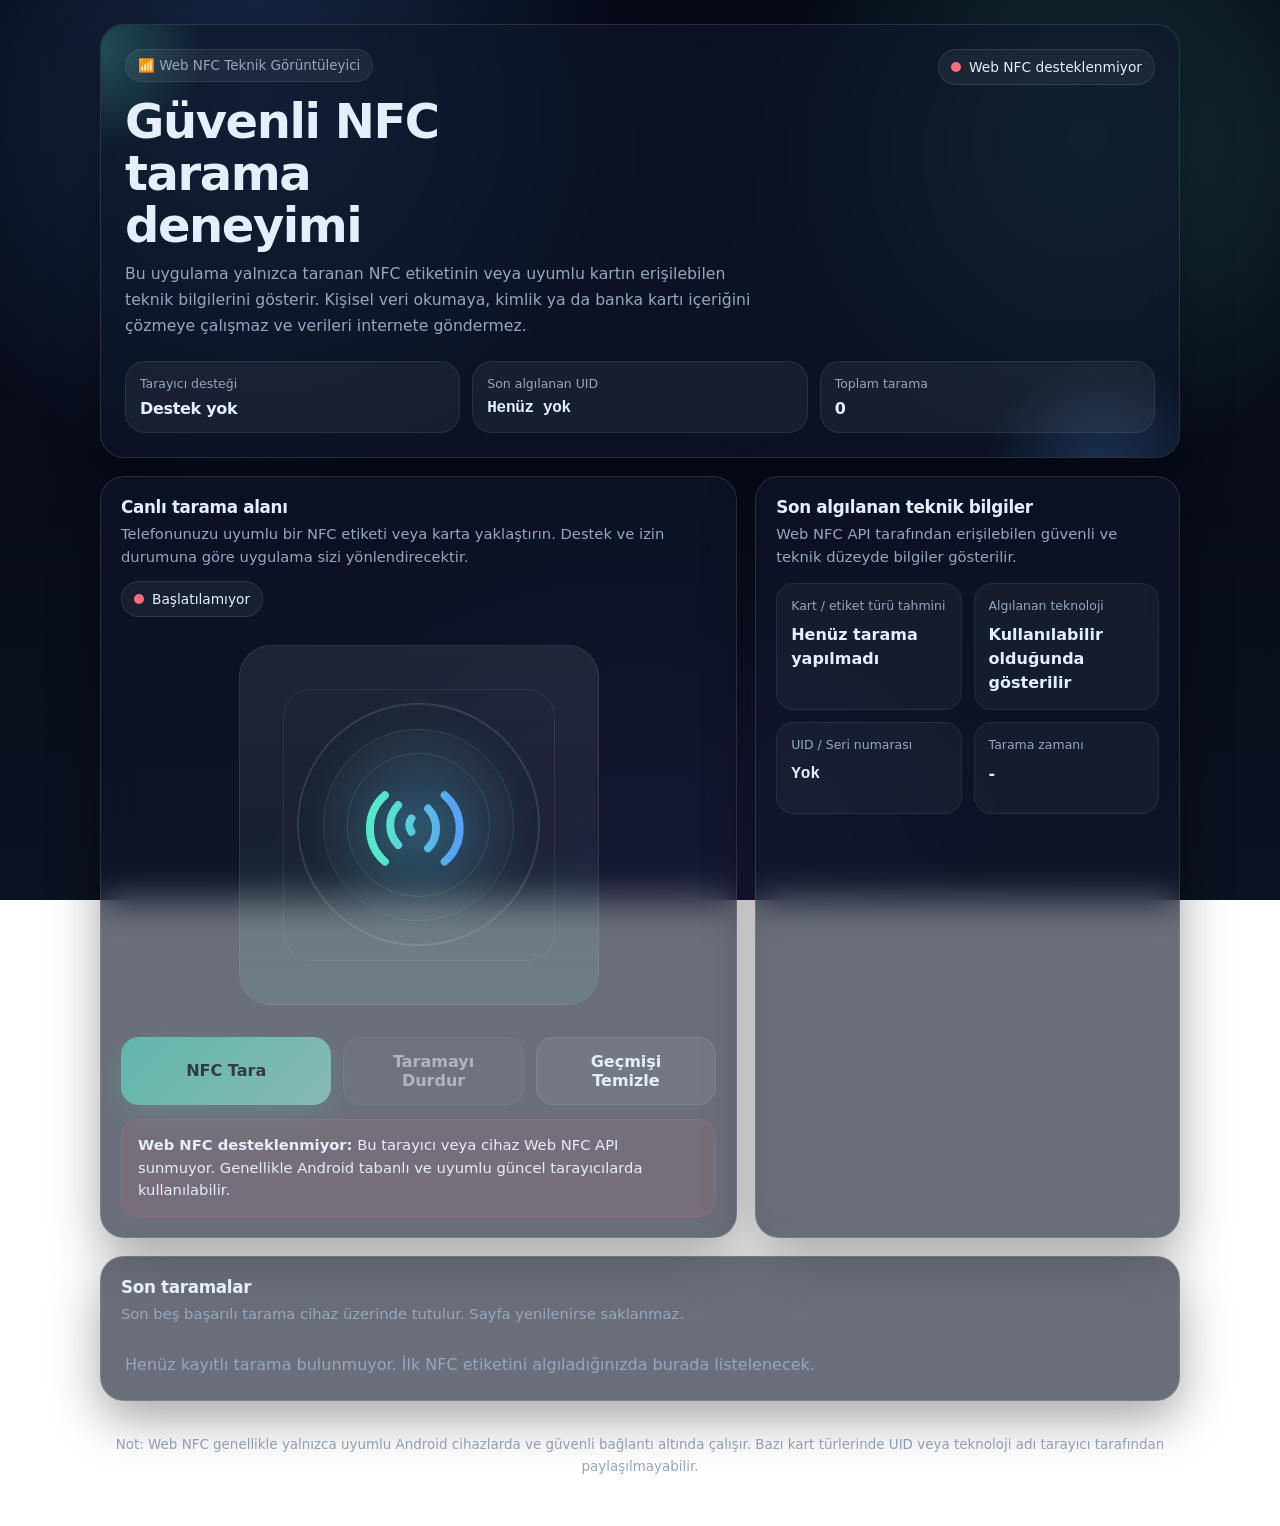
<file: index.html>
<!DOCTYPE html>
<html lang="tr">
<head>
  <meta charset="UTF-8" />
  <meta name="viewport" content="width=device-width, initial-scale=1.0, viewport-fit=cover" />
  <meta name="theme-color" content="#0b1120" />
  <title>NFC Teknik Tarayıcı</title>
  <style>
    :root {
      --bg-1: #050816;
      --bg-2: #0b1120;
      --panel: rgba(15, 23, 42, 0.62);
      --panel-strong: rgba(15, 23, 42, 0.84);
      --border: rgba(255, 255, 255, 0.12);
      --text: #e5eefc;
      --muted: #97a6c0;
      --accent: #59f1d4;
      --accent-2: #5aa8ff;
      --warn: #ffcf5a;
      --danger: #ff6b7a;
      --ok: #50e3a4;
      --shadow: 0 18px 50px rgba(0, 0, 0, 0.35);
      --radius: 24px;
      --radius-sm: 18px;
      --blur: 18px;
      --mono: ui-monospace, SFMono-Regular, Menlo, Consolas, "Liberation Mono", monospace;
      --sans: Inter, ui-sans-serif, system-ui, -apple-system, BlinkMacSystemFont, "Segoe UI", sans-serif;
    }

    * { box-sizing: border-box; }

    html, body {
      margin: 0;
      min-height: 100%;
      font-family: var(--sans);
      color: var(--text);
      background:
        radial-gradient(circle at 20% 10%, rgba(90, 168, 255, 0.22), transparent 30%),
        radial-gradient(circle at 85% 15%, rgba(89, 241, 212, 0.18), transparent 25%),
        radial-gradient(circle at 50% 100%, rgba(135, 76, 255, 0.16), transparent 35%),
        linear-gradient(180deg, var(--bg-1), var(--bg-2));
      background-attachment: fixed;
    }

    body {
      display: flex;
      justify-content: center;
      padding: 18px;
    }

    .app {
      width: 100%;
      max-width: 1080px;
      display: grid;
      gap: 18px;
      padding: max(6px, env(safe-area-inset-top)) 0 max(8px, env(safe-area-inset-bottom));
    }

    .hero,
    .panel,
    .history-item,
    .modal-card {
      background: var(--panel);
      border: 1px solid var(--border);
      border-radius: var(--radius);
      box-shadow: var(--shadow);
      backdrop-filter: blur(var(--blur));
      -webkit-backdrop-filter: blur(var(--blur));
    }

    .hero {
      position: relative;
      overflow: hidden;
      padding: 24px;
    }

    .hero::before {
      content: "";
      position: absolute;
      inset: -20% auto auto -10%;
      width: 220px;
      height: 220px;
      background: radial-gradient(circle, rgba(89, 241, 212, 0.24), transparent 65%);
      pointer-events: none;
    }

    .hero::after {
      content: "";
      position: absolute;
      inset: auto -5% -35% auto;
      width: 260px;
      height: 260px;
      background: radial-gradient(circle, rgba(90, 168, 255, 0.22), transparent 65%);
      pointer-events: none;
    }

    .hero-top {
      position: relative;
      display: flex;
      align-items: flex-start;
      justify-content: space-between;
      gap: 14px;
      flex-wrap: wrap;
      z-index: 1;
    }

    .eyebrow {
      display: inline-flex;
      align-items: center;
      gap: 8px;
      padding: 8px 12px;
      border-radius: 999px;
      background: rgba(255, 255, 255, 0.06);
      color: var(--muted);
      font-size: 0.84rem;
      border: 1px solid rgba(255, 255, 255, 0.08);
    }

    h1 {
      margin: 14px 0 10px;
      font-size: clamp(1.8rem, 4vw, 3rem);
      line-height: 1.08;
      letter-spacing: -0.03em;
      max-width: 11ch;
    }

    .lead {
      margin: 0;
      max-width: 65ch;
      color: var(--muted);
      line-height: 1.65;
      font-size: 0.98rem;
    }

    .hero-stats {
      display: grid;
      grid-template-columns: repeat(3, minmax(0, 1fr));
      gap: 12px;
      margin-top: 22px;
      position: relative;
      z-index: 1;
    }

    .stat {
      padding: 14px;
      border-radius: 20px;
      background: rgba(255, 255, 255, 0.05);
      border: 1px solid rgba(255, 255, 255, 0.08);
    }

    .stat-label {
      font-size: 0.78rem;
      color: var(--muted);
      margin-bottom: 8px;
      display: block;
    }

    .stat-value {
      font-size: 1rem;
      font-weight: 700;
      letter-spacing: -0.02em;
      word-break: break-word;
    }

    .layout {
      display: grid;
      grid-template-columns: 1.2fr 0.8fr;
      gap: 18px;
    }

    .panel {
      padding: 20px;
    }

    .panel-head {
      display: flex;
      justify-content: space-between;
      align-items: center;
      gap: 12px;
      margin-bottom: 14px;
      flex-wrap: wrap;
    }

    .panel-title {
      margin: 0;
      font-size: 1.05rem;
      letter-spacing: -0.02em;
    }

    .panel-sub {
      color: var(--muted);
      margin: 6px 0 0;
      font-size: 0.92rem;
      line-height: 1.55;
    }

    .status-chip {
      display: inline-flex;
      align-items: center;
      gap: 8px;
      padding: 9px 12px;
      border-radius: 999px;
      font-size: 0.86rem;
      border: 1px solid rgba(255, 255, 255, 0.1);
      background: rgba(255, 255, 255, 0.05);
      white-space: nowrap;
    }

    .dot {
      width: 10px;
      height: 10px;
      border-radius: 50%;
      background: var(--muted);
      box-shadow: 0 0 0 0 rgba(255, 255, 255, 0.4);
    }

    .dot.ok { background: var(--ok); }
    .dot.warn { background: var(--warn); }
    .dot.danger { background: var(--danger); }
    .dot.scan {
      background: var(--accent);
      animation: pulse 1.35s infinite;
    }

    @keyframes pulse {
      0% { box-shadow: 0 0 0 0 rgba(89, 241, 212, 0.55); }
      70% { box-shadow: 0 0 0 14px rgba(89, 241, 212, 0); }
      100% { box-shadow: 0 0 0 0 rgba(89, 241, 212, 0); }
    }

    .scan-zone {
      display: grid;
      place-items: center;
      min-height: 280px;
      padding: 14px;
    }

    .scanner-shell {
      width: min(100%, 360px);
      aspect-ratio: 1 / 1;
      border-radius: 32px;
      position: relative;
      background: linear-gradient(180deg, rgba(255,255,255,0.08), rgba(255,255,255,0.03));
      border: 1px solid rgba(255,255,255,0.09);
      overflow: hidden;
      display: grid;
      place-items: center;
    }

    .scanner-shell::before,
    .scanner-shell::after {
      content: "";
      position: absolute;
      inset: 12%;
      border-radius: 28px;
      border: 1px solid rgba(255,255,255,0.08);
    }

    .scanner-shell::after {
      inset: auto 0 0 0;
      height: 48%;
      border: none;
      background: linear-gradient(180deg, transparent, rgba(89,241,212,0.08));
    }

    .scanner-core {
      position: relative;
      width: 68%;
      aspect-ratio: 1 / 1;
      border-radius: 50%;
      border: 1px solid rgba(255,255,255,0.15);
      background: radial-gradient(circle at 50% 50%, rgba(90,168,255,0.18), rgba(255,255,255,0.02) 55%, transparent 56%),
                  radial-gradient(circle at 50% 50%, rgba(89,241,212,0.12), transparent 72%);
      display: grid;
      place-items: center;
      overflow: hidden;
    }

    .scanner-core svg {
      width: 44%;
      height: 44%;
      opacity: 0.95;
      filter: drop-shadow(0 6px 18px rgba(89,241,212,0.2));
    }

    .ring,
    .ring::before,
    .ring::after {
      position: absolute;
      inset: 0;
      border-radius: 50%;
      border: 1px solid rgba(89,241,212,0.16);
      content: "";
    }

    .ring::before { inset: 10%; }
    .ring::after { inset: 20%; }

    .scan-line {
      position: absolute;
      width: 120%;
      height: 3px;
      background: linear-gradient(90deg, transparent, rgba(89,241,212,0.95), transparent);
      filter: drop-shadow(0 0 12px rgba(89,241,212,0.5));
      opacity: 0;
      transform: translateY(-130px);
    }

    .scanner-shell.scanning .scan-line {
      opacity: 1;
      animation: scanLine 1.8s ease-in-out infinite;
    }

    .scanner-shell.scanning .scanner-core {
      animation: glow 1.8s ease-in-out infinite;
    }

    @keyframes scanLine {
      0%   { transform: translateY(-120px); }
      50%  { transform: translateY(120px); }
      100% { transform: translateY(-120px); }
    }

    @keyframes glow {
      0%,100% { box-shadow: 0 0 0 rgba(89,241,212,0); }
      50% { box-shadow: 0 0 40px rgba(89,241,212,0.18); }
    }

    .controls {
      display: flex;
      gap: 12px;
      flex-wrap: wrap;
      margin-top: 18px;
    }

    button {
      appearance: none;
      border: none;
      cursor: pointer;
      border-radius: 18px;
      padding: 14px 18px;
      font: inherit;
      font-weight: 700;
      transition: transform 0.18s ease, opacity 0.18s ease, background 0.18s ease;
      min-height: 50px;
    }

    button:hover { transform: translateY(-1px); }
    button:active { transform: translateY(0); }
    button:disabled { opacity: 0.55; cursor: not-allowed; transform: none; }

    .primary {
      color: #04111b;
      background: linear-gradient(135deg, var(--accent), #9ff5e4);
      box-shadow: 0 12px 28px rgba(89, 241, 212, 0.22);
      flex: 1 1 180px;
    }

    .secondary {
      color: var(--text);
      background: rgba(255,255,255,0.06);
      border: 1px solid rgba(255,255,255,0.1);
      flex: 1 1 150px;
    }

    .messages {
      display: grid;
      gap: 10px;
      margin-top: 14px;
    }

    .notice {
      padding: 14px 16px;
      border-radius: 18px;
      border: 1px solid rgba(255,255,255,0.08);
      line-height: 1.55;
      font-size: 0.92rem;
      background: rgba(255,255,255,0.04);
    }

    .notice.warn {
      background: rgba(255, 207, 90, 0.08);
      border-color: rgba(255, 207, 90, 0.2);
    }

    .notice.danger {
      background: rgba(255, 107, 122, 0.08);
      border-color: rgba(255, 107, 122, 0.2);
    }

    .notice.ok {
      background: rgba(80, 227, 164, 0.08);
      border-color: rgba(80, 227, 164, 0.2);
    }

    .detail-grid {
      display: grid;
      gap: 12px;
      grid-template-columns: repeat(2, minmax(0, 1fr));
    }

    .detail {
      padding: 14px;
      border-radius: 18px;
      background: rgba(255,255,255,0.04);
      border: 1px solid rgba(255,255,255,0.07);
      min-height: 92px;
    }

    .detail label {
      display: block;
      color: var(--muted);
      font-size: 0.78rem;
      margin-bottom: 10px;
    }

    .detail .value {
      font-size: 1rem;
      font-weight: 700;
      line-height: 1.5;
      word-break: break-word;
    }

    .mono { font-family: var(--mono); }

    .records {
      margin-top: 14px;
      display: grid;
      gap: 10px;
    }

    .record {
      padding: 12px 14px;
      border-radius: 16px;
      background: rgba(255,255,255,0.04);
      border: 1px solid rgba(255,255,255,0.07);
    }

    .record-head {
      display: flex;
      justify-content: space-between;
      gap: 10px;
      align-items: center;
      margin-bottom: 8px;
      flex-wrap: wrap;
    }

    .pill {
      display: inline-flex;
      align-items: center;
      padding: 6px 10px;
      border-radius: 999px;
      background: rgba(90, 168, 255, 0.12);
      color: #b7d6ff;
      font-size: 0.78rem;
      border: 1px solid rgba(90,168,255,0.22);
    }

    .record-body {
      color: var(--muted);
      line-height: 1.55;
      font-size: 0.9rem;
      white-space: pre-wrap;
      word-break: break-word;
    }

    .history-list {
      display: grid;
      gap: 12px;
    }

    .history-empty {
      color: var(--muted);
      line-height: 1.6;
      padding: 12px 4px 2px;
    }

    .history-item {
      padding: 16px;
      border-radius: 22px;
      background: rgba(255,255,255,0.04);
    }

    .history-top {
      display: flex;
      justify-content: space-between;
      gap: 12px;
      align-items: flex-start;
      margin-bottom: 12px;
      flex-wrap: wrap;
    }

    .history-title {
      font-weight: 700;
      letter-spacing: -0.02em;
      margin-bottom: 6px;
    }

    .history-meta {
      color: var(--muted);
      font-size: 0.88rem;
      line-height: 1.55;
    }

    .history-chips {
      display: flex;
      gap: 8px;
      flex-wrap: wrap;
    }

    .footer-note {
      color: var(--muted);
      text-align: center;
      font-size: 0.84rem;
      line-height: 1.6;
      padding: 2px 12px 10px;
    }

    .sr-only {
      position: absolute;
      width: 1px;
      height: 1px;
      padding: 0;
      margin: -1px;
      overflow: hidden;
      clip: rect(0, 0, 0, 0);
      white-space: nowrap;
      border: 0;
    }

    @media (max-width: 860px) {
      .layout { grid-template-columns: 1fr; }
      .hero-stats { grid-template-columns: 1fr; }
      .detail-grid { grid-template-columns: 1fr; }
    }

    @media (max-width: 520px) {
      body { padding: 12px; }
      .hero, .panel { padding: 18px; }
      .scanner-shell { border-radius: 24px; }
      .controls { flex-direction: column; }
      button { width: 100%; }
    }
  </style>
</head>
<body>
  <main class="app">
    <section class="hero" aria-labelledby="baslik">
      <div class="hero-top">
        <div>
          <span class="eyebrow">📶 Web NFC Teknik Görüntüleyici</span>
          <h1 id="baslik">Güvenli NFC tarama deneyimi</h1>
          <p class="lead">
            Bu uygulama yalnızca taranan NFC etiketinin veya uyumlu kartın erişilebilen teknik bilgilerini gösterir.
            Kişisel veri okumaya, kimlik ya da banka kartı içeriğini çözmeye çalışmaz ve verileri internete göndermez.
          </p>
        </div>
        <div class="status-chip" id="globalStatus" aria-live="polite">
          <span class="dot warn" id="statusDot"></span>
          <span id="statusText">Başlatılıyor...</span>
        </div>
      </div>

      <div class="hero-stats" aria-label="Özet durumlar">
        <div class="stat">
          <span class="stat-label">Tarayıcı desteği</span>
          <div class="stat-value" id="supportSummary">Kontrol ediliyor</div>
        </div>
        <div class="stat">
          <span class="stat-label">Son algılanan UID</span>
          <div class="stat-value mono" id="lastUidSummary">Henüz yok</div>
        </div>
        <div class="stat">
          <span class="stat-label">Toplam tarama</span>
          <div class="stat-value" id="scanCountSummary">0</div>
        </div>
      </div>
    </section>

    <section class="layout">
      <div class="panel">
        <div class="panel-head">
          <div>
            <h2 class="panel-title">Canlı tarama alanı</h2>
            <p class="panel-sub">Telefonunuzu uyumlu bir NFC etiketi veya karta yaklaştırın. Destek ve izin durumuna göre uygulama sizi yönlendirecektir.</p>
          </div>
          <div class="status-chip" id="scanStatusChip">
            <span class="dot warn" id="scanStatusDot"></span>
            <span id="scanStatusText">Hazır değil</span>
          </div>
        </div>

        <div class="scan-zone">
          <div class="scanner-shell" id="scannerShell" aria-hidden="true">
            <div class="scan-line"></div>
            <div class="scanner-core">
              <div class="ring"></div>
              <svg viewBox="0 0 24 24" fill="none" aria-hidden="true">
                <path d="M7.5 16.5a6.5 6.5 0 0 1 0-9m3 6a2.5 2.5 0 0 1 0-3m3.75 6.75a6.5 6.5 0 0 0 0-9m-9.75 12a10 10 0 0 1 0-15m13.5 15a10 10 0 0 0 0-15" stroke="url(#g)" stroke-width="1.8" stroke-linecap="round"/>
                <defs>
                  <linearGradient id="g" x1="4" y1="12" x2="20" y2="12" gradientUnits="userSpaceOnUse">
                    <stop stop-color="#59F1D4"/>
                    <stop offset="1" stop-color="#5AA8FF"/>
                  </linearGradient>
                </defs>
              </svg>
            </div>
          </div>
        </div>

        <div class="controls">
          <button class="primary" id="startButton" type="button">NFC Tara</button>
          <button class="secondary" id="stopButton" type="button" disabled>Taramayı Durdur</button>
          <button class="secondary" id="clearHistoryButton" type="button">Geçmişi Temizle</button>
        </div>

        <div class="messages" id="messages" aria-live="polite"></div>
      </div>

      <div class="panel">
        <div class="panel-head">
          <div>
            <h2 class="panel-title">Son algılanan teknik bilgiler</h2>
            <p class="panel-sub">Web NFC API tarafından erişilebilen güvenli ve teknik düzeyde bilgiler gösterilir.</p>
          </div>
        </div>

        <div class="detail-grid">
          <div class="detail">
            <label>Kart / etiket türü tahmini</label>
            <div class="value" id="cardType">Henüz tarama yapılmadı</div>
          </div>
          <div class="detail">
            <label>Algılanan teknoloji</label>
            <div class="value" id="techType">Kullanılabilir olduğunda gösterilir</div>
          </div>
          <div class="detail">
            <label>UID / Seri numarası</label>
            <div class="value mono" id="uidValue">Yok</div>
          </div>
          <div class="detail">
            <label>Tarama zamanı</label>
            <div class="value" id="scanTime">-</div>
          </div>
        </div>

        <div class="records" id="records"></div>
      </div>
    </section>

    <section class="panel">
      <div class="panel-head">
        <div>
          <h2 class="panel-title">Son taramalar</h2>
          <p class="panel-sub">Son beş başarılı tarama cihaz üzerinde tutulur. Sayfa yenilenirse saklanmaz.</p>
        </div>
      </div>
      <div class="history-list" id="historyList"></div>
    </section>

    <p class="footer-note">
      Not: Web NFC genellikle yalnızca uyumlu Android cihazlarda ve güvenli bağlantı altında çalışır. Bazı kart türlerinde UID veya teknoloji adı tarayıcı tarafından paylaşılmayabilir.
    </p>
  </main>

  <script>
    (() => {
      'use strict';

      const els = {
        globalStatus: document.getElementById('globalStatus'),
        statusDot: document.getElementById('statusDot'),
        statusText: document.getElementById('statusText'),
        supportSummary: document.getElementById('supportSummary'),
        lastUidSummary: document.getElementById('lastUidSummary'),
        scanCountSummary: document.getElementById('scanCountSummary'),
        scanStatusDot: document.getElementById('scanStatusDot'),
        scanStatusText: document.getElementById('scanStatusText'),
        scannerShell: document.getElementById('scannerShell'),
        startButton: document.getElementById('startButton'),
        stopButton: document.getElementById('stopButton'),
        clearHistoryButton: document.getElementById('clearHistoryButton'),
        messages: document.getElementById('messages'),
        cardType: document.getElementById('cardType'),
        techType: document.getElementById('techType'),
        uidValue: document.getElementById('uidValue'),
        scanTime: document.getElementById('scanTime'),
        records: document.getElementById('records'),
        historyList: document.getElementById('historyList')
      };

      const state = {
        reader: null,
        abortController: null,
        scanning: false,
        history: [],
        maxHistory: 5,
        isSupported: 'NDEFReader' in window,
        isSecure: window.isSecureContext,
        hasPermissionApi: 'permissions' in navigator
      };

      function escapeHtml(value) {
        return String(value)
          .replace(/&/g, '&amp;')
          .replace(/</g, '&lt;')
          .replace(/>/g, '&gt;')
          .replace(/"/g, '&quot;')
          .replace(/'/g, '&#39;');
      }

      function setStatus(text, type = 'warn', target = 'global') {
        const dot = target === 'global' ? els.statusDot : els.scanStatusDot;
        const label = target === 'global' ? els.statusText : els.scanStatusText;
        dot.className = 'dot ' + type;
        label.textContent = text;
      }

      function addNotice(message, type = 'warn', persist = false) {
        const el = document.createElement('div');
        el.className = 'notice ' + type;
        el.innerHTML = message;
        els.messages.prepend(el);
        if (!persist) {
          window.setTimeout(() => {
            el.style.transition = 'opacity 0.25s ease, transform 0.25s ease';
            el.style.opacity = '0';
            el.style.transform = 'translateY(-4px)';
            window.setTimeout(() => el.remove(), 260);
          }, 6200);
        }
      }

      function clearTransientNotices() {
        [...els.messages.children].forEach((node) => {
          if (!node.dataset.persist) node.remove();
        });
      }

      function setPersistentNotices() {
        els.messages.innerHTML = '';

        if (!state.isSecure) {
          const notice = document.createElement('div');
          notice.className = 'notice warn';
          notice.dataset.persist = '1';
          notice.innerHTML = '<strong>HTTPS gerekli:</strong> Web NFC, güvenli bağlam ister. Bu uygulamayı <span class="mono">https://</span> altında veya yerel geliştirmede <span class="mono">localhost</span> üzerinden açın.';
          els.messages.appendChild(notice);
        }

        if (!state.isSupported) {
          const notice = document.createElement('div');
          notice.className = 'notice danger';
          notice.dataset.persist = '1';
          notice.innerHTML = '<strong>Web NFC desteklenmiyor:</strong> Bu tarayıcı veya cihaz Web NFC API sunmuyor. Genellikle Android tabanlı ve uyumlu güncel tarayıcılarda kullanılabilir.';
          els.messages.appendChild(notice);
        } else {
          const notice = document.createElement('div');
          notice.className = 'notice ok';
          notice.dataset.persist = '1';
          notice.innerHTML = '<strong>Gizlilik ilkesi:</strong> Uygulama yalnızca tarayıcının erişime açtığı teknik NFC bilgisini gösterir. Kart içeriğini çözmeye çalışmaz ve verileri ağ üzerinden göndermez.';
          els.messages.appendChild(notice);
        }
      }

      function formatDate(date) {
        return new Intl.DateTimeFormat('tr-TR', {
          dateStyle: 'medium',
          timeStyle: 'medium'
        }).format(date);
      }

      function decodeTextRecord(record) {
        try {
          const decoder = new TextDecoder(record.encoding || 'utf-8');
          return decoder.decode(record.data);
        } catch {
          return 'Metin kaydı çözülemedi';
        }
      }

      function decodeUrlRecord(record) {
        try {
          return new TextDecoder('utf-8').decode(record.data);
        } catch {
          return 'URL kaydı çözülemedi';
        }
      }

      function decodeRecord(record) {
        const base = {
          recordType: record.recordType || 'bilinmiyor',
          mediaType: record.mediaType || '',
          id: record.id || '',
          summary: ''
        };

        try {
          switch (record.recordType) {
            case 'text':
              base.summary = decodeTextRecord(record);
              break;
            case 'url':
            case 'absolute-url':
              base.summary = decodeUrlRecord(record);
              break;
            case 'mime': {
              if ((record.mediaType || '').includes('application/json')) {
                const raw = new TextDecoder('utf-8').decode(record.data);
                try {
                  base.summary = JSON.stringify(JSON.parse(raw), null, 2);
                } catch {
                  base.summary = raw;
                }
              } else if ((record.mediaType || '').startsWith('text/')) {
                base.summary = new TextDecoder('utf-8').decode(record.data);
              } else {
                base.summary = 'İkili MIME verisi (' + (record.mediaType || 'belirtilmemiş') + ')';
              }
              break;
            }
            case 'empty':
              base.summary = 'Boş NDEF kaydı';
              break;
            case 'smart-poster':
              base.summary = 'Smart Poster kaydı algılandı';
              break;
            default:
              base.summary = record.mediaType
                ? 'Özel kayıt türü: ' + record.mediaType
                : 'Özel veya tarayıcıya özgü kayıt türü';
              break;
          }
        } catch {
          base.summary = 'Kayıt bilgisi okunurken hata oluştu';
        }

        return base;
      }

      function guessCardType(serialNumber, records) {
        const types = new Set(records.map((record) => record.recordType));
        const mimeTypes = records.map((record) => record.mediaType || '').filter(Boolean);

        if (types.has('smart-poster')) return 'Akıllı afiş etiketi';
        if (types.has('url') || types.has('absolute-url')) return 'Bağlantı paylaşan NFC etiketi';
        if (types.has('text')) return 'Metin taşıyan NDEF etiketi';
        if (mimeTypes.some((type) => type.includes('vcard'))) return 'Kartvizit / kişi bilgisi etiketi';
        if (mimeTypes.some((type) => type.includes('json'))) return 'Uygulamaya özel veri etiketi';
        if (serialNumber) return 'NDEF uyumlu NFC etiketi veya kart';
        return 'Genel NFC etiket / kart';
      }

      function guessTechnology(serialNumber, message) {
        const recordTypes = (message?.records || []).map((r) => r.recordType);
        const hasNdef = Array.isArray(message?.records) && message.records.length > 0;

        if (hasNdef && serialNumber) {
          return 'NFC Tag (NDEF okunabilir) — düşük seviye teknoloji adı tarayıcı tarafından paylaşılmıyor';
        }

        if (hasNdef) {
          return 'NDEF etiketi — ISO14443 / MIFARE gibi ayrıntılar Web NFC ile genelde erişilemez';
        }

        if (recordTypes.length === 0 && serialNumber) {
          return 'NFC cihazı algılandı — teknoloji ayrıntısı kullanılamıyor';
        }

        return 'Tarayıcı sınırlaması nedeniyle belirlenemedi';
      }

      function renderRecords(records) {
        els.records.innerHTML = '';
        if (!records.length) {
          const empty = document.createElement('div');
          empty.className = 'notice';
          empty.textContent = 'NDEF kaydı bulunamadı veya tarayıcı kayıt detaylarını paylaşmadı.';
          els.records.appendChild(empty);
          return;
        }

        records.forEach((record, index) => {
          const item = document.createElement('div');
          item.className = 'record';
          item.innerHTML = `
            <div class="record-head">
              <strong>Kayıt ${index + 1}</strong>
              <span class="pill">${escapeHtml(record.recordType)}</span>
            </div>
            <div class="record-body">${escapeHtml(record.summary || 'Özet yok')}</div>
            <div class="history-chips" style="margin-top:10px;">
              ${record.mediaType ? `<span class="pill">MIME: ${escapeHtml(record.mediaType)}</span>` : ''}
              ${record.id ? `<span class="pill">ID: ${escapeHtml(record.id)}</span>` : ''}
            </div>
          `;
          els.records.appendChild(item);
        });
      }

      function updateCurrentView(scan) {
        els.cardType.textContent = scan.cardType;
        els.techType.textContent = scan.techType;
        els.uidValue.textContent = scan.uid || 'Tarayıcı paylaşmadı';
        els.scanTime.textContent = scan.timeLabel;
        els.lastUidSummary.textContent = scan.uid || 'Yok';
        renderRecords(scan.records);
      }

      function renderHistory() {
        els.scanCountSummary.textContent = String(state.history.length);
        els.historyList.innerHTML = '';

        if (!state.history.length) {
          const empty = document.createElement('div');
          empty.className = 'history-empty';
          empty.textContent = 'Henüz kayıtlı tarama bulunmuyor. İlk NFC etiketini algıladığınızda burada listelenecek.';
          els.historyList.appendChild(empty);
          return;
        }

        state.history.forEach((item) => {
          const node = document.createElement('article');
          node.className = 'history-item';
          node.innerHTML = `
            <div class="history-top">
              <div>
                <div class="history-title">${escapeHtml(item.cardType)}</div>
                <div class="history-meta">${escapeHtml(item.timeLabel)}</div>
              </div>
              <div class="history-chips">
                <span class="pill">${escapeHtml(item.techTypeShort)}</span>
              </div>
            </div>
            <div class="history-meta"><strong>UID:</strong> <span class="mono">${escapeHtml(item.uid || 'Paylaşılmadı')}</span></div>
          `;
          node.addEventListener('click', () => updateCurrentView(item));
          els.historyList.appendChild(node);
        });
      }

      function pushHistory(scan) {
        state.history.unshift(scan);
        state.history = state.history.slice(0, state.maxHistory);
        renderHistory();
      }

      function parseError(error) {
        if (!error) return 'Bilinmeyen bir hata oluştu.';

        const name = error.name || '';
        const map = {
          NotAllowedError: 'NFC izni verilmedi. Tarayıcı izinlerini kontrol edin ve yeniden deneyin.',
          NotSupportedError: 'Bu cihaz veya tarayıcı Web NFC taramasını desteklemiyor.',
          NotReadableError: 'NFC donanımı şu anda kullanılamıyor. Başka bir uygulama kullanıyor olabilir.',
          InvalidStateError: 'NFC tarayıcı şu anda uygun durumda değil. Sayfayı yenileyip tekrar deneyin.',
          SecurityError: 'Güvenlik kısıtı nedeniyle işlem engellendi. Uygulamayı HTTPS altında açın.',
          AbortError: 'Tarama durduruldu.',
          NetworkError: 'NFC bağlantısı başlatılamadı. Cihazın NFC ayarını kontrol edin.',
          UnknownError: 'Beklenmeyen bir NFC hatası oluştu. Tekrar deneyin.'
        };

        return map[name] || error.message || 'Beklenmeyen bir hata oluştu.';
      }

      async function queryPermissionState() {
        if (!state.hasPermissionApi) return 'bilinmiyor';
        try {
          const result = await navigator.permissions.query({ name: 'nfc' });
          return result.state || 'bilinmiyor';
        } catch {
          return 'bilinmiyor';
        }
      }

      async function refreshSupportState() {
        const permissionState = await queryPermissionState();

        if (!state.isSupported) {
          els.supportSummary.textContent = 'Destek yok';
          setStatus('Web NFC desteklenmiyor', 'danger', 'global');
          setStatus('Başlatılamıyor', 'danger', 'scan');
          els.startButton.disabled = true;
          els.stopButton.disabled = true;
          return;
        }

        if (!state.isSecure) {
          els.supportSummary.textContent = 'HTTPS gerekli';
          setStatus('HTTPS bekleniyor', 'warn', 'global');
          setStatus('Güvenli bağlam gerekli', 'warn', 'scan');
          els.startButton.disabled = true;
          els.stopButton.disabled = true;
          return;
        }

        els.supportSummary.textContent = permissionState === 'granted'
          ? 'Hazır'
          : permissionState === 'prompt'
            ? 'İzin isteyecek'
            : permissionState === 'denied'
              ? 'İzin reddedildi'
              : 'Uyumlu';

        setStatus('Web NFC hazır', 'ok', 'global');
        setStatus('Tarama için bekliyor', 'warn', 'scan');
        els.startButton.disabled = false;
      }

      function stopScan(showNotice = true) {
        if (state.abortController) {
          state.abortController.abort();
        }
        state.abortController = null;
        state.reader = null;
        state.scanning = false;
        els.scannerShell.classList.remove('scanning');
        els.startButton.disabled = !state.isSupported || !state.isSecure;
        els.stopButton.disabled = true;
        if (state.isSupported && state.isSecure) {
          setStatus('Web NFC hazır', 'ok', 'global');
          setStatus('Tarama durduruldu', 'warn', 'scan');
        }
        if (showNotice) addNotice('Tarama güvenli şekilde durduruldu.', 'ok');
      }

      async function startScan() {
        clearTransientNotices();

        if (!state.isSupported) {
          addNotice('Bu cihazda veya tarayıcıda <strong>Web NFC</strong> desteği bulunmuyor.', 'danger');
          return;
        }

        if (!state.isSecure) {
          addNotice('Bu uygulamayı kullanmak için sayfanın <strong>HTTPS</strong> altında açılması gerekir.', 'warn');
          return;
        }

        if (state.scanning) {
          addNotice('Tarama zaten aktif. Etiketi cihaza yaklaştırabilirsiniz.', 'warn');
          return;
        }

        try {
          state.reader = new NDEFReader();
          state.abortController = new AbortController();

          setStatus('Tarama başlatılıyor', 'scan', 'global');
          setStatus('Etiket bekleniyor', 'scan', 'scan');
          els.scannerShell.classList.add('scanning');
          els.startButton.disabled = true;
          els.stopButton.disabled = false;

          await state.reader.scan({ signal: state.abortController.signal });
          state.scanning = true;
          addNotice('Tarama aktif. NFC etiketini telefonunuza yaklaştırın.', 'ok');

          state.reader.addEventListener('readingerror', () => {
            addNotice('Etiket algılandı ancak teknik kayıtlar okunamadı. Etiket NDEF uyumlu olmayabilir.', 'warn');
          });

          state.reader.addEventListener('reading', (event) => {
            const time = new Date();
            const decodedRecords = (event.message?.records || []).map(decodeRecord);
            const uid = event.serialNumber || '';
            const cardType = guessCardType(uid, event.message?.records || []);
            const techType = guessTechnology(uid, event.message);
            const scan = {
              uid,
              cardType,
              techType,
              techTypeShort: techType.split('—')[0].trim(),
              timeLabel: formatDate(time),
              timestamp: time.getTime(),
              records: decodedRecords
            };

            updateCurrentView(scan);
            pushHistory(scan);
            setStatus('NFC cihazı algılandı', 'ok', 'global');
            setStatus('Tarama aktif', 'scan', 'scan');
            addNotice('Yeni NFC etiketi algılandı. Teknik bilgiler güncellendi.', 'ok');
          }, { signal: state.abortController.signal });
        } catch (error) {
          stopScan(false);
          const message = parseError(error);
          setStatus('Tarama başlatılamadı', 'danger', 'global');
          setStatus('Hata oluştu', 'danger', 'scan');
          addNotice('<strong>Tarama hatası:</strong> ' + escapeHtml(message), 'danger');
        }
      }

      function clearHistory() {
        state.history = [];
        renderHistory();
        els.lastUidSummary.textContent = 'Henüz yok';
        addNotice('Tarama geçmişi temizlendi.', 'ok');
      }

      function bindEvents() {
        els.startButton.addEventListener('click', startScan);
        els.stopButton.addEventListener('click', () => stopScan(true));
        els.clearHistoryButton.addEventListener('click', clearHistory);
        document.addEventListener('visibilitychange', () => {
          if (document.hidden && state.scanning) {
            stopScan(false);
            addNotice('Sayfa arka plana alındığı için tarama durduruldu.', 'warn');
          }
        });
        window.addEventListener('beforeunload', () => {
          if (state.abortController) state.abortController.abort();
        });
      }

      async function init() {
        setPersistentNotices();
        bindEvents();
        renderHistory();
        await refreshSupportState();
      }

      init();
    })();
  </script>
</body>
</html>
</file>
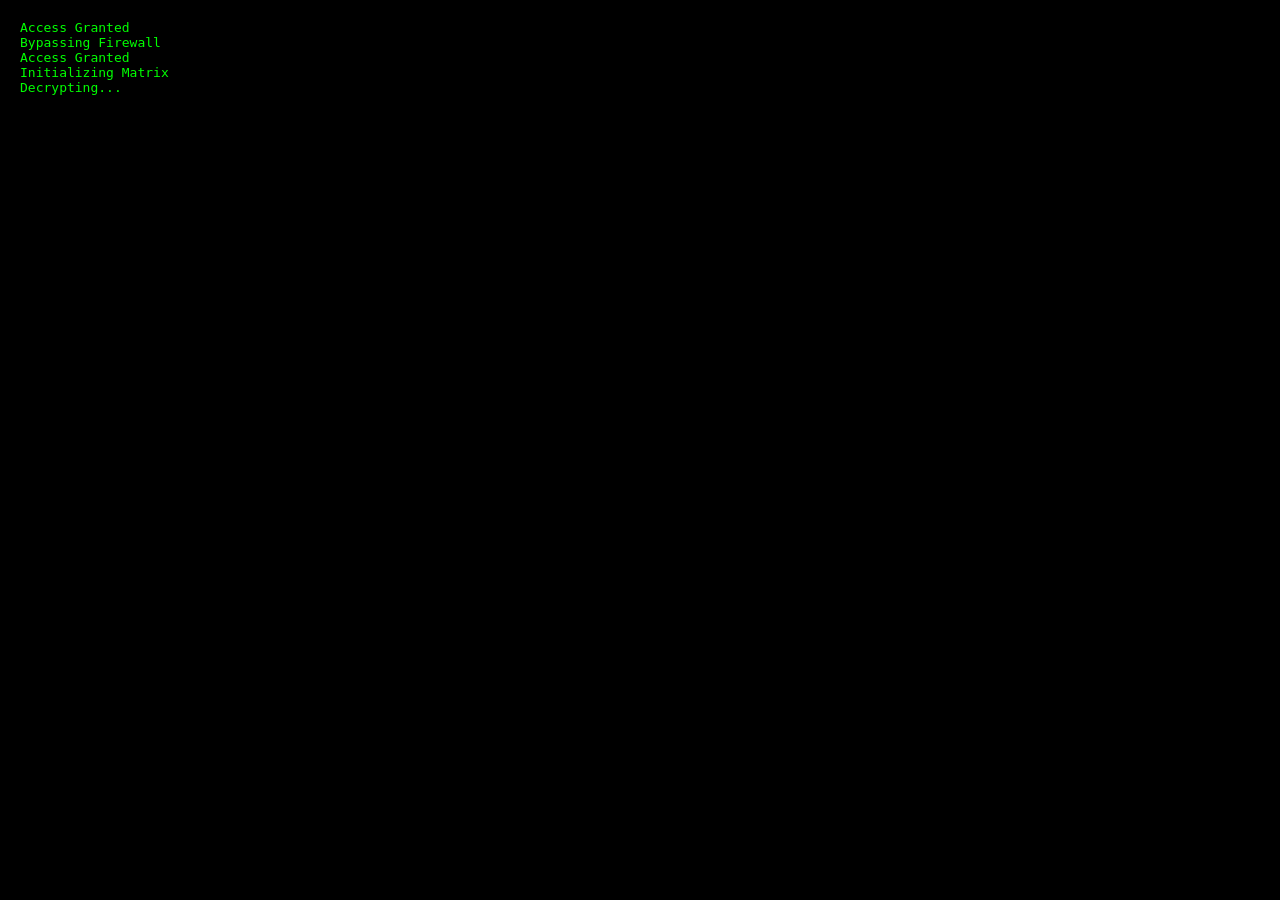
<file: KONSOL.html>
<!DOCTYPE html><html lang="tr">
<head>
  <meta charset="UTF-8">
  <meta name="viewport" content="width=device-width, initial-scale=1.0">
  <title>reis_GPT Giriş Sistemi</title>
  <style>
    * { margin: 0; padding: 0; box-sizing: border-box; font-family: monospace; }
    body { background: black; color: #00ff00; }
    #hackerText, #loginContainer, #adminPanel, #maintenanceScreen { display: none; padding: 20px; }
    #loginContainer input { display: block; margin: 10px 0; padding: 5px; }
    #adminPanel, #maintenanceScreen { background: white; color: black; padding: 20px; border-radius: 8px; text-align: center; }
    #adminPanel table { width: 100%; border-collapse: collapse; }
    #adminPanel th, #adminPanel td { border: 1px solid black; padding: 5px; }
  </style>
</head>
<body>
  <div id="hackerText"></div>  <div id="loginContainer">
    <h2>Giriş Yap</h2>
    <input type="text" id="username" placeholder="Kullanıcı Adı">
    <input type="password" id="password" placeholder="Şifre">
    <button onclick="login()">Giriş Yap</button>
    <button onclick="showRegister()">Kayıt Ol</button>
  </div>  <div id="registerContainer" style="display:none; padding: 20px;">
    <h2>Kayıt Ol</h2>
    <input type="text" id="regUsername" placeholder="Yeni Kullanıcı Adı">
    <input type="password" id="regPassword" placeholder="Yeni Şifre">
    <button onclick="register()">Kayıt</button>
    <button onclick="showLogin()">Girişe Dön</button>
  </div>  <div id="adminPanel">
    <h2>Admin Paneli</h2>
    <table><thead><tr><th>Kullanıcı</th><th>Şifre</th><th>Son Giriş</th></tr></thead>
      <tbody id="userTable"></tbody>
    </table>
  </div>  <div id="maintenanceScreen">
    <h2 style="color:red">Endişelenmenize gerek yok, Bakımdayız!</h2>
    <p>Web sitemizde bir düzenleme yapıyoruz. Bu nedenle sitemiz bakım modundadır.</p>
    <p>Daha sonra tekrar ziyaret edebilir veya bu sayfayı açık bırakarak erişim sağlayabilirsiniz.</p>
    <p id="refreshCounter">Sayfa yenileniyor...</p>
  </div>  <script>
    const hackerText = document.getElementById('hackerText');
    const sampleWords = ["Access Granted", "Initializing Matrix", "Bypassing Firewall", "System Breach", "Loading Protocols", "Decrypting..."];
    let charStream = "";

    function generateRandomHackerText() {
      const word = sampleWords[Math.floor(Math.random() * sampleWords.length)];
      charStream += word + "\n";
      hackerText.innerText = charStream;
    }

    function startHackerEffect() {
      hackerText.style.display = 'block';
      const interval = setInterval(generateRandomHackerText, 200);
      setTimeout(() => {
        clearInterval(interval);
        hackerText.style.display = 'none';
        document.getElementById('loginContainer').style.display = 'block';
      }, 10000);
    }

    function showRegister() {
      document.getElementById('loginContainer').style.display = 'none';
      document.getElementById('registerContainer').style.display = 'block';
    }

    function showLogin() {
      document.getElementById('registerContainer').style.display = 'none';
      document.getElementById('loginContainer').style.display = 'block';
    }

    function register() {
      const user = document.getElementById('regUsername').value;
      const pass = document.getElementById('regPassword').value;
      const data = JSON.parse(localStorage.getItem('users') || '{}');
      data[user] = { password: pass, lastLogin: null };
      localStorage.setItem('users', JSON.stringify(data));
      alert("Kayıt başarılı");
      showLogin();
    }

    function login() {
      const user = document.getElementById('username').value;
      const pass = document.getElementById('password').value;
      const data = JSON.parse(localStorage.getItem('users') || '{}');
      if (user === "REIS" && pass === "REIS123") {
        document.getElementById('loginContainer').style.display = 'none';
        document.getElementById('adminPanel').style.display = 'block';
        const tbody = document.getElementById('userTable');
        tbody.innerHTML = "";
        Object.entries(data).forEach(([u, info]) => {
          const row = `<tr><td>${u}</td><td>${info.password}</td><td>${info.lastLogin || "Yok"}</td></tr>`;
          tbody.innerHTML += row;
        });
      } else if (data[user] && data[user].password === pass) {
        data[user].lastLogin = new Date().toLocaleString();
        localStorage.setItem('users', JSON.stringify(data));
        document.getElementById('loginContainer').style.display = 'none';
        document.getElementById('maintenanceScreen').style.display = 'block';
        startRefresh();
      } else {
        alert("Hatalı giriş");
      }
    }

    let refreshCount = 10;
    function startRefresh() {
      const el = document.getElementById('refreshCounter');
      setInterval(() => {
        refreshCount--;
        el.innerText = `${refreshCount} saniye içinde sayfa yenilenecek...`;
        if (refreshCount <= 0) location.reload();
      }, 1000);
    }

    window.onload = startHackerEffect;
  </script></body>
</html>
</file>
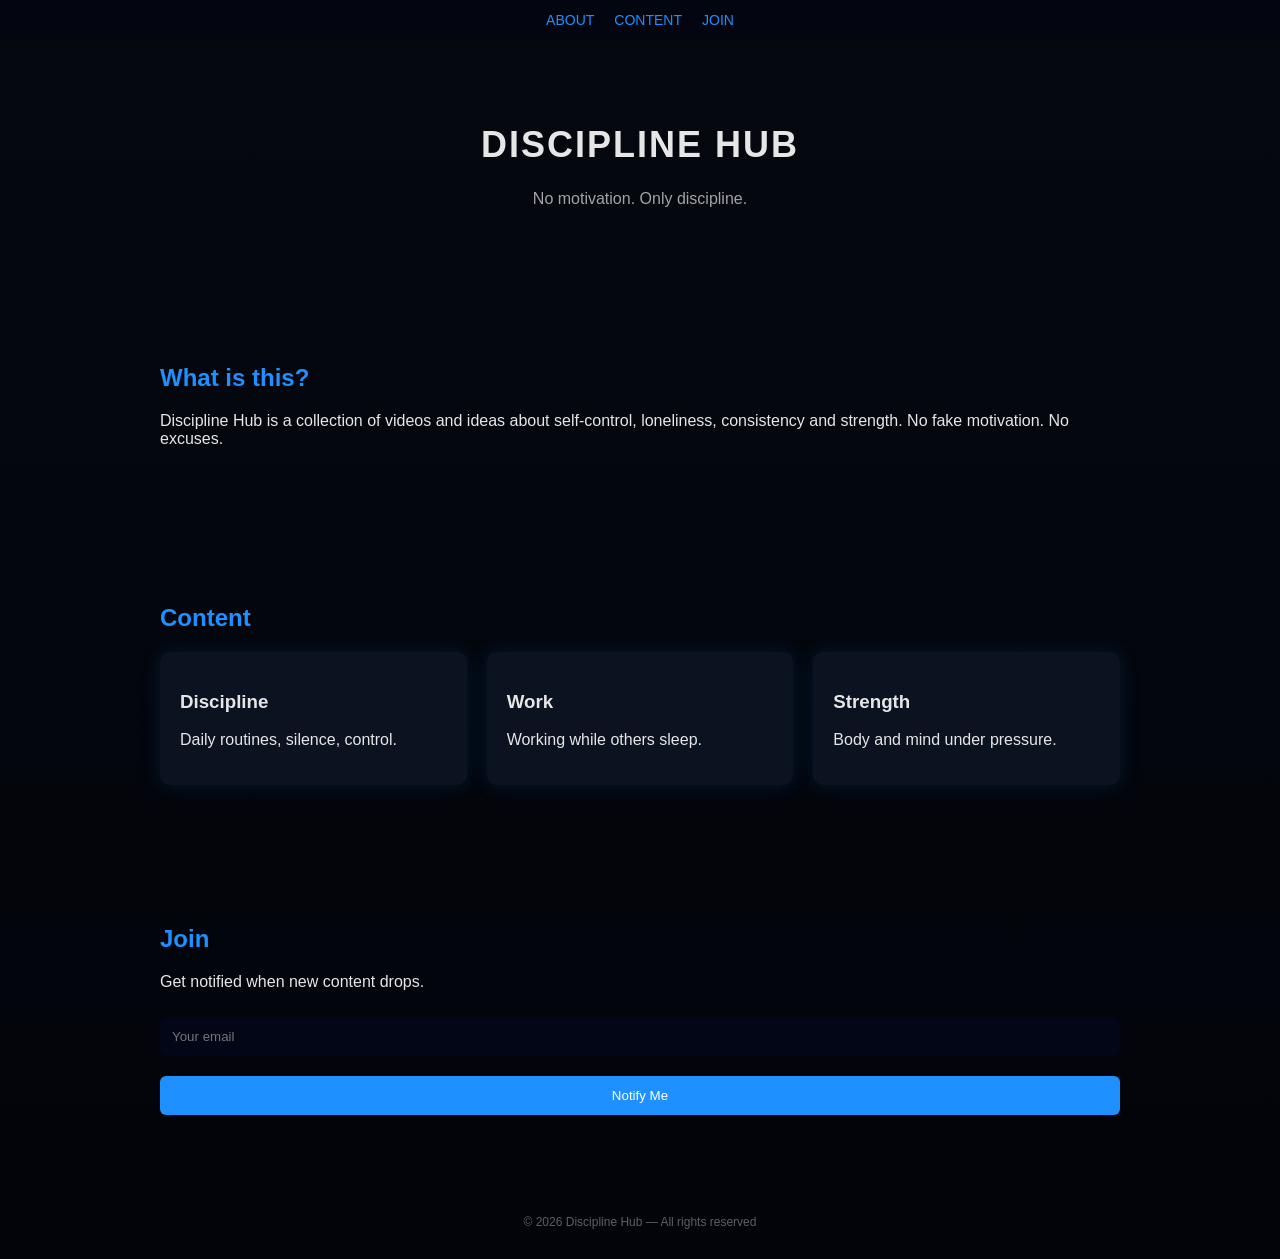
<file: Website.html>
<!DOCTYPE html>
<html lang="en">
<head>
<meta charset="UTF-8">
<title>Discipline Hub</title>
<meta name="viewport" content="width=device-width, initial-scale=1.0">

<style>
:root{
  --bg:#05080f;
  --card:#0b1220;
  --blue:#1e90ff;
  --text:#e6e6e6;
}

*{box-sizing:border-box;font-family:Arial,Helvetica,sans-serif}
body{
  margin:0;
  background:linear-gradient(180deg,#05080f,#02040a);
  color:var(--text);
}

/* HEADER */
header{
  padding:60px 20px;
  text-align:center;
}
header h1{
  font-size:36px;
  letter-spacing:2px;
}
header p{
  opacity:.7;
}

/* MENU */
nav{
  position:sticky;
  top:0;
  background:#030611;
  display:flex;
  justify-content:center;
  gap:20px;
  padding:12px;
  z-index:10;
}
nav a{
  color:var(--blue);
  text-decoration:none;
  font-size:14px;
}

/* SECTIONS */
section{
  padding:60px 20px;
  max-width:1000px;
  margin:auto;
}
h2{
  margin-bottom:20px;
  color:var(--blue);
}

/* CARDS */
.grid{
  display:grid;
  grid-template-columns:repeat(auto-fit,minmax(250px,1fr));
  gap:20px;
}
.card{
  background:var(--card);
  padding:20px;
  border-radius:10px;
  box-shadow:0 0 20px rgba(30,144,255,.15);
  transform:translateY(30px);
  opacity:0;
  animation:fadeUp .8s forwards;
}
.card:nth-child(2){animation-delay:.2s}
.card:nth-child(3){animation-delay:.4s}

@keyframes fadeUp{
  to{transform:none;opacity:1}
}

/* FORM */
form input,form button{
  width:100%;
  padding:12px;
  margin:10px 0;
  border-radius:6px;
  border:none;
}
form input{
  background:#020616;
  color:#fff;
}
form button{
  background:var(--blue);
  color:#fff;
  cursor:pointer;
}

/* FOOTER */
footer{
  text-align:center;
  opacity:.4;
  padding:30px;
  font-size:12px;
}
</style>
</head>

<body>

<nav>
  <a href="#about">ABOUT</a>
  <a href="#content">CONTENT</a>
  <a href="#join">JOIN</a>
</nav>

<header>
  <h1>DISCIPLINE HUB</h1>
  <p>No motivation. Only discipline.</p>
</header>

<section id="about">
  <h2>What is this?</h2>
  <p>
    Discipline Hub is a collection of videos and ideas about self‑control,
    loneliness, consistency and strength.  
    No fake motivation. No excuses.
  </p>
</section>

<section id="content">
  <h2>Content</h2>
  <div class="grid">
    <div class="card">
      <h3>Discipline</h3>
      <p>Daily routines, silence, control.</p>
    </div>
    <div class="card">
      <h3>Work</h3>
      <p>Working while others sleep.</p>
    </div>
    <div class="card">
      <h3>Strength</h3>
      <p>Body and mind under pressure.</p>
    </div>
  </div>
</section>

<section id="join">
  <h2>Join</h2>
  <p>Get notified when new content drops.</p>
  <form>
    <input type="email" placeholder="Your email">
    <button type="button">Notify Me</button>
  </form>
</section>

<footer>
  © 2026 Discipline Hub — All rights reserved
</footer>

</body>
</html>
</file>
